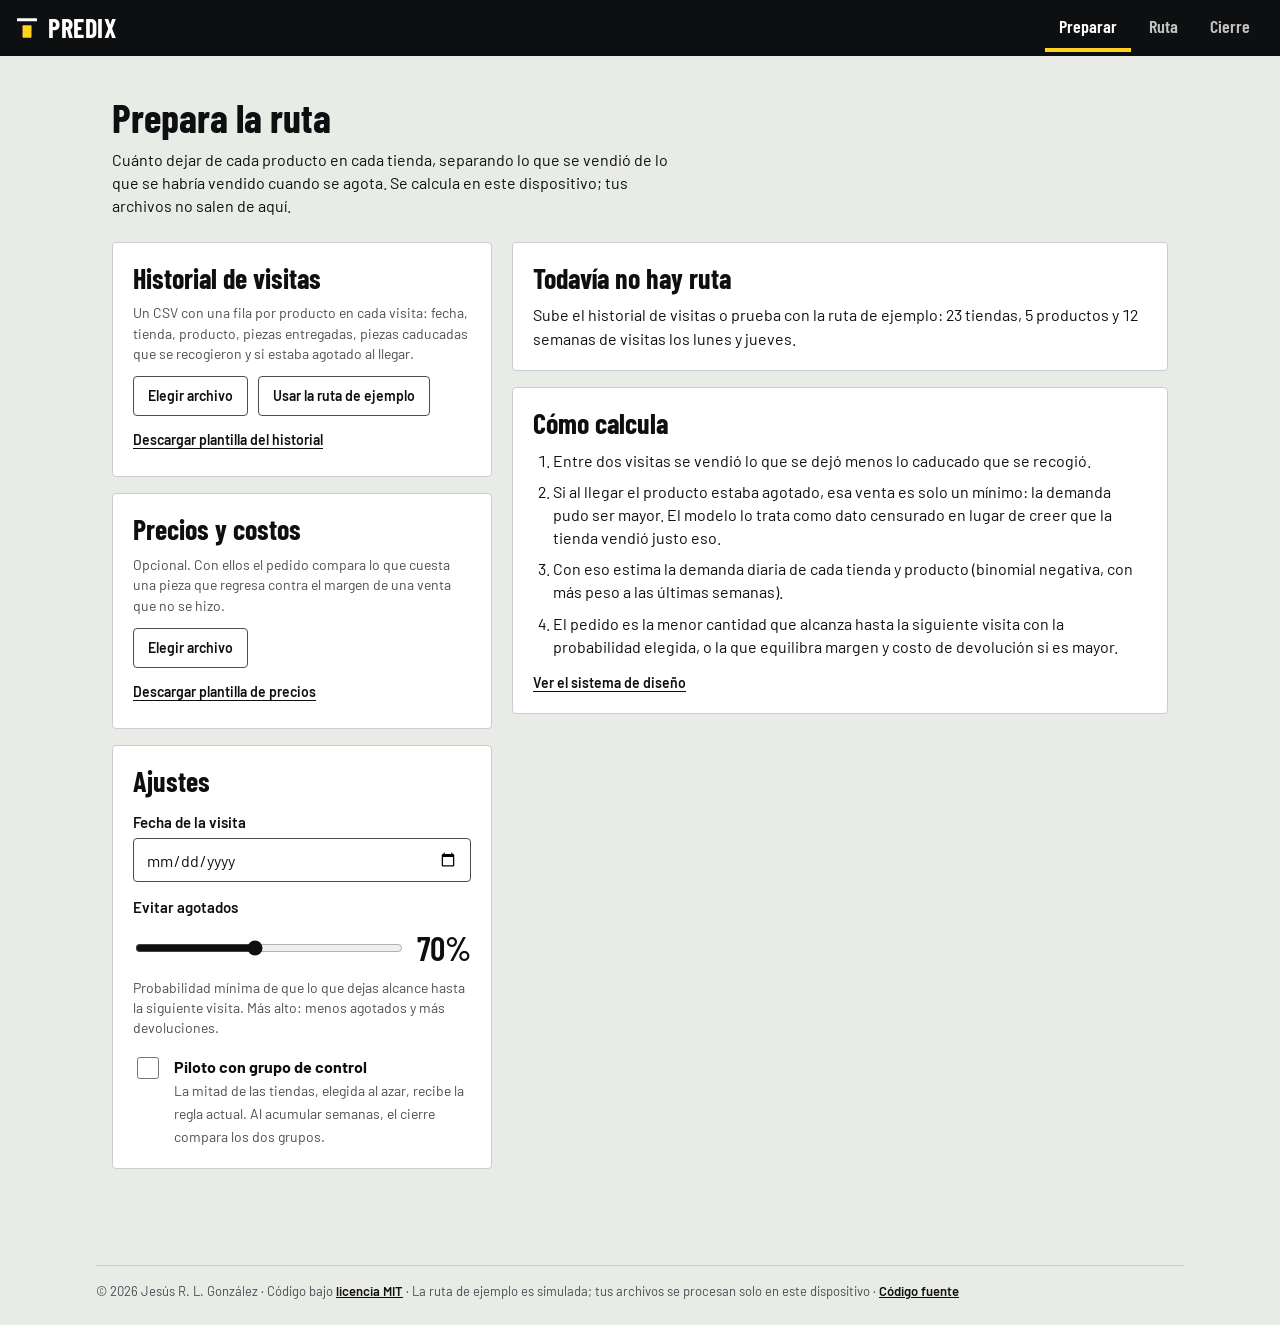
<file: site/ruta/index.html>
<!doctype html>
<html lang="es">
<head>
<meta charset="utf-8">
<meta name="viewport" content="width=device-width, initial-scale=1, viewport-fit=cover">
<title>Predix: pedido sugerido por ruta</title>
<meta name="description" content="Pedido sugerido por tienda para rutas de reparto de perecederos: separa lo que se vendió de lo que se habría vendido cuando el producto se agota.">
<meta name="theme-color" content="#0E0F11">
<link rel="manifest" href="manifest.webmanifest">
<link rel="icon" href="icon.svg" type="image/svg+xml">
<link rel="preconnect" href="https://fonts.googleapis.com">
<link rel="preconnect" href="https://fonts.gstatic.com" crossorigin>
<link href="https://fonts.googleapis.com/css2?family=Barlow+Condensed:wght@600;700&family=Barlow:wght@400;600&display=swap" rel="stylesheet">
<link rel="stylesheet" href="ruta.css">
</head>
<body>
<a class="skip" href="#main">Ir al contenido</a>
<header class="band">
  <a class="brand" href="#/preparar" aria-label="Predix, inicio"><svg class="brand-mark" viewBox="10 11 44 43" aria-hidden="true"><rect x="23" y="27" width="18" height="25" rx="2" fill="#FFD21F"/><rect x="12" y="13" width="40" height="6" rx="1" fill="#fff"/></svg>PREDIX</a>
  <span class="band-route" id="band-route"></span>
  <nav class="tabs" aria-label="Secciones">
    <a href="#/preparar" data-tab="preparar">Preparar</a>
    <a href="#/ruta" data-tab="ruta">Ruta</a>
    <a href="#/cierre" data-tab="cierre">Cierre</a>
  </nav>
</header>
<main id="main" tabindex="-1"></main>
<footer class="pie">© 2026 Jesús R. L. González · Código bajo <a href="https://github.com/jesusgonzalezmexdata-ux/predix/blob/main/LICENSE" target="_blank" rel="noopener">licencia MIT</a> · La ruta de ejemplo es simulada; tus archivos se procesan solo en este dispositivo · <a href="https://github.com/jesusgonzalezmexdata-ux/predix" target="_blank" rel="noopener">Código fuente</a></footer>
<div class="toast" id="toast" role="status" aria-live="polite"></div>
<noscript><p class="noscript">Esta herramienta necesita JavaScript para calcular el pedido en tu navegador.</p></noscript>
<script type="module" src="app.js"></script>
</body>
</html>
</file>
<file: site/ruta/ruta.css>
/* Predix · Propuesta B «Señal de campo».
   Tokens tomados del archivo de Figma «Predix · MVP 3 Pedido sugerido por ruta» (columna B). */
:root {
  /* Paleta */
  --blanco: #FFFFFF;
  --negro-senal: #0E0F11;
  --amarillo-vial: #FFD21F;
  --agotado: #D7261E;
  --a-favor: #1F7A3D;
  --gris-texto: #4A4E54;
  /* Apoyo */
  --linea: #C9CDD1;
  --fondo-escritorio: #E9EBE7;
  --aviso: #FFF4C2;
  --aviso-texto: #2B2A1F;
  --pista: #3A3D42;
  /* Tipografía */
  --condensada: "Barlow Condensed", "Arial Narrow", "Roboto Condensed", system-ui, sans-serif;
  --texto: "Barlow", system-ui, -apple-system, "Segoe UI", sans-serif;
  /* Forma y movimiento */
  --radio: 4px;
  --radio-boton: 6px;
  --salida: cubic-bezier(.2, .8, .2, 1);
  color-scheme: light;
}
* { box-sizing: border-box; }
html { -webkit-text-size-adjust: 100%; }
body { margin: 0; background: var(--blanco); color: var(--negro-senal); font: 400 16px/1.45 var(--texto); font-variant-numeric: tabular-nums; }
@media (min-width: 960px) { body { background: var(--fondo-escritorio); } }
h1, h2, h3 { font-family: var(--condensada); font-weight: 700; line-height: 1.05; margin: 0; }
h1 { font-size: 40px; }
h2 { font-size: 28px; line-height: 1.1; }
p { margin: 0; }
a { color: inherit; }
button, input, select { font: inherit; color: inherit; }
:focus-visible { outline: 2px solid var(--negro-senal); outline-offset: 2px; box-shadow: 0 0 0 5px var(--amarillo-vial); }
.skip { position: absolute; left: -999px; top: 8px; background: var(--amarillo-vial); padding: 8px 12px; z-index: 10; }
.skip:focus { left: 8px; }
.noscript { padding: 24px; }
.section-title { font: 600 15px/1.3 var(--texto); }
.muted { color: var(--gris-texto); }

/* Pie de página con el aviso de derechos */
.pie { width: calc(100% - 32px); max-width: 1088px; margin: 40px auto 0; padding: 16px 0 24px; border-top: 1px solid var(--linea); color: var(--gris-texto); font: 400 13px/1.5 var(--texto); }
.pie a { color: var(--negro-senal); font-weight: 600; }

/* Barra superior de la aplicación */
.band { position: sticky; top: 0; z-index: 5; display: flex; align-items: center; gap: 16px; min-height: 56px;
        padding: env(safe-area-inset-top) 16px 0; background: var(--negro-senal); color: var(--blanco); }
.brand { display: inline-flex; align-items: center; gap: 10px; font: 700 26px/1 var(--condensada); letter-spacing: .02em; text-decoration: none; }
.brand-mark { width: 22px; height: 22px; flex: none; }
.band-route { font: 600 14px/1.2 var(--texto); flex: 1; min-width: 0; white-space: nowrap; overflow: hidden; text-overflow: ellipsis; opacity: .85; }
.tabs { display: flex; gap: 4px; }
.tabs a { display: inline-flex; align-items: center; min-height: 48px; padding: 0 14px; font: 600 18px/1 var(--condensada);
          text-decoration: none; color: var(--blanco); opacity: .75; border-bottom: 4px solid transparent; }
.tabs a[aria-current="page"] { opacity: 1; border-bottom-color: var(--amarillo-vial); }
@media (max-width: 959px) {
  .tabs { position: fixed; left: 0; right: 0; bottom: 0; z-index: 6; background: var(--blanco); border-top: 1px solid var(--linea); padding-bottom: env(safe-area-inset-bottom); gap: 0; }
  .tabs a { flex: 1; justify-content: center; color: var(--gris-texto); opacity: 1; border-bottom: 0; border-top: 4px solid transparent; min-height: 56px; }
  .tabs a[aria-current="page"] { color: var(--negro-senal); border-top-color: var(--amarillo-vial); }
  main { padding-bottom: 8px; }
  .pie { padding-bottom: calc(80px + env(safe-area-inset-bottom)); }
  body.in-store .band, body.in-store .tabs { display: none; }
  body.in-store main { padding-bottom: 0; }
  body.in-store .pie { display: none; }
}

main { outline: none; }
.page { max-width: 1120px; margin: 0 auto; padding: 24px 16px 32px; }
@media (min-width: 960px) { .page { padding: 40px 32px 56px; } }
.lede { font-size: 16px; line-height: 1.45; max-width: 62ch; margin-top: 10px; }
.stack > * + * { margin-top: 16px; }

/* Paneles: misma superficie que la fila de producto de Figma */
.grid { display: grid; gap: 20px; margin-top: 24px; }
@media (min-width: 960px) { .grid { grid-template-columns: 380px 1fr; align-items: start; } }
.panel { background: var(--blanco); border: 1px solid var(--linea); border-radius: var(--radio); padding: 20px; }
.panel h2 { margin-bottom: 10px; }
.hint { font-size: 14px; line-height: 1.45; color: var(--gris-texto); }
.field { display: grid; gap: 6px; }
.field label { font: 600 15px/1.3 var(--texto); }
.field input[type="date"], .field select { min-height: 44px; padding: 0 12px; border: 1.5px solid var(--gris-texto); border-radius: var(--radio); background: var(--blanco); }
.range-row { display: flex; align-items: center; gap: 12px; }
.range-row input { flex: 1; accent-color: var(--negro-senal); min-height: 44px; }
.range-row output { font: 600 34px/1 var(--condensada); min-width: 3.2ch; text-align: right; }
.check { display: flex; gap: 12px; align-items: flex-start; min-height: 44px; }
.check input { width: 22px; height: 22px; margin-top: 2px; accent-color: var(--negro-senal); flex: none; }

/* Botones: primario = «Botón principal» de Figma; secundario = mismo trazo que el chip */
.btn { position: relative; display: inline-flex; align-items: center; justify-content: center; gap: 8px; min-height: 40px; padding: 10px 14px;
       border: 1.5px solid var(--gris-texto); border-radius: var(--radio); background: var(--blanco); font: 600 14px/1.2 var(--texto);
       text-decoration: none; cursor: pointer; transition: transform 100ms var(--salida), background-color 150ms var(--salida); }
.btn::after { content: ""; position: absolute; inset: -3px; }
.btn:active { transform: scale(.97); }
.btn-primary { border: 0; border-radius: var(--radio-boton); background: var(--amarillo-vial); color: var(--negro-senal); padding: 18px 20px; font: 600 18px/1.2 var(--texto); }
.btn-block { width: 100%; }
.btn-file { overflow: hidden; }
.btn-file input { position: absolute; inset: 0; opacity: 0; cursor: pointer; }
.btn-row { display: flex; flex-wrap: wrap; gap: 10px; }
.btn[disabled] { opacity: .45; cursor: not-allowed; }
.linkish { background: none; border: 0; padding: 0; text-decoration: underline; text-underline-offset: 3px; cursor: pointer; font: 600 14px/1.3 var(--texto); min-height: 32px; }

/* Avisos de datos: superficie «Aviso» de Figma */
.issues { list-style: none; margin: 0; padding: 0; display: grid; gap: 8px; }
.issues li { padding: 10px 12px; border-radius: var(--radio); background: var(--aviso); color: var(--aviso-texto); font-size: 13px; line-height: 1.4; }
.issues li.error { background: var(--agotado); color: var(--blanco); }
.issues .row-ref { font-weight: 600; }
.fatal { padding: 12px 14px; border-radius: var(--radio); background: var(--agotado); color: var(--blanco); font-weight: 600; }

/* Hoja de carga */
.load-head { display: flex; flex-wrap: wrap; align-items: baseline; gap: 4px 16px; margin-top: 4px; }
.big { font: 600 72px/1 var(--condensada); }
.big small { font: 400 20px/1 var(--texto); color: var(--gris-texto); margin-left: 8px; }
.versus { font-size: 14px; color: var(--gris-texto); }
.compare { width: 100%; border-collapse: collapse; margin-top: 16px; font-size: 15px; }
.compare th, .compare td { text-align: right; padding: 10px 8px; border-bottom: 1px solid var(--linea); }
.compare th:first-child, .compare td:first-child { text-align: left; }
.compare thead th { font: 600 13px/1.3 var(--texto); color: var(--gris-texto); }
.compare tfoot td { font-weight: 600; border-bottom: 0; }
.compare .good { color: var(--a-favor); font-weight: 600; }
.compare .bad { color: var(--agotado); font-weight: 600; }
.model-note { margin-top: 10px; font-size: 13px; color: var(--gris-texto); max-width: 70ch; }
.table-wrap { overflow-x: auto; }

/* «Barra de ruta» de Figma: negro señal, texto blanco, avance amarillo */
.route-bar { background: var(--negro-senal); color: var(--blanco); padding: calc(22px + env(safe-area-inset-top)) 16px 16px; display: grid; gap: 10px; }
.route-bar .row { display: flex; justify-content: space-between; align-items: baseline; gap: 12px; }
.route-bar .route-name { font: 600 14px/1.2 var(--texto); }
.route-bar .count { font: 600 14px/1.2 var(--condensada); }
.progress { height: 6px; background: var(--pista); border-radius: 3px; overflow: hidden; }
.progress > span { display: block; height: 100%; background: var(--amarillo-vial); border-radius: 3px; transition: width 250ms var(--salida); }

/* Lista de tiendas */
.stores { list-style: none; margin: 0; padding: 4px 16px 16px; display: grid; gap: 10px; }
.stores a { display: grid; grid-template-columns: 2.2ch 1fr auto; gap: 12px; align-items: center; padding: 14px 16px; text-decoration: none;
            background: var(--blanco); border: 1px solid var(--linea); border-radius: var(--radio); }
.stores a[aria-current="true"] { border-color: var(--negro-senal); box-shadow: inset 4px 0 0 var(--amarillo-vial); }
.stores .num { font: 600 14px/1 var(--condensada); color: var(--gris-texto); }
.stores .name { font: 700 22px/1.1 var(--condensada); }
.stores .meta { display: block; font: 400 13px/1.35 var(--texto); color: var(--gris-texto); margin-top: 2px; }
.stores .qty-cell { font: 600 34px/1 var(--condensada); text-align: right; white-space: nowrap; }
.stores .qty-cell small { font: 400 15px/1 var(--texto); color: var(--gris-texto); margin-left: 4px; }
.stores .done a { background: #F6F7F5; }
.stores .done .name, .stores .done .qty-cell { color: var(--gris-texto); }
.stores .done .num { color: var(--a-favor); }
.route-layout { display: grid; }
@media (min-width: 960px) {
  .route-layout { grid-template-columns: 380px 1fr; gap: 20px; max-width: 1120px; margin: 24px auto; padding: 0 32px; align-items: start; }
  .route-list, .store-pane { background: var(--blanco); border: 1px solid var(--linea); border-radius: var(--radio); overflow: hidden; }
  .route-list { position: sticky; top: 80px; max-height: calc(100vh - 104px); overflow: auto; }
  .store-empty { display: grid; place-items: center; color: var(--gris-texto); padding: 64px 24px; }
}
@media (max-width: 959px) { .route-layout.has-store .route-list { display: none; } .route-layout:not(.has-store) .store-pane { display: none; } }
.store-pane { min-width: 0; }

/* Pantalla «Tienda» de Figma */
.store { display: flex; flex-direction: column; min-height: 100vh; background: var(--blanco); }
@media (min-width: 960px) { .store { min-height: 0; } .store .route-bar { padding-top: 22px; } }
.store-head { padding: 18px 16px 12px; display: grid; gap: 6px; }
.store-head .back { justify-self: start; display: inline-flex; align-items: center; min-height: 32px; font: 600 14px/1 var(--texto); text-decoration: none; color: var(--gris-texto); }
@media (min-width: 960px) { .store-head .back { display: none; } }
.store-title { font: 700 28px/1.1 var(--condensada); }
.store-sub { font-size: 14px; line-height: 1.3; color: var(--gris-texto); display: flex; flex-wrap: wrap; gap: 4px 12px; align-items: center; }
.badge { display: inline-flex; align-items: center; min-height: 24px; padding: 2px 8px; border: 1.5px solid var(--gris-texto); border-radius: var(--radio); font: 600 13px/1 var(--texto); color: var(--negro-senal); }
.badge.control { border-style: dashed; }
.note { padding: 10px 12px; border-radius: var(--radio); background: var(--aviso); color: var(--aviso-texto); font-size: 13px; line-height: 1.4; }
.items { list-style: none; margin: 0; padding: 4px 16px 16px; display: grid; gap: 10px; }
.more { font-size: 13px; color: var(--gris-texto); }

/* «Fila de producto · B» */
.item { background: var(--blanco); border: 1px solid var(--linea); border-radius: var(--radio); padding: 16px; display: grid; gap: 10px; }
.item-row { display: grid; grid-template-columns: 1fr auto; gap: 12px; align-items: center; }
.item-name { font: 600 18px/1.25 var(--texto); }
.item-detail { font: 400 13px/1.35 var(--texto); color: var(--gris-texto); margin-top: 4px; }
.item-detail .alerta { color: var(--agotado); font-weight: 600; }
.qty { display: flex; align-items: baseline; gap: 4px; justify-content: flex-end; }
.qty-num { font: 600 34px/1 var(--condensada); display: inline-block; min-width: 1.2ch; text-align: right; }
.qty-unit { font: 400 15px/1 var(--texto); color: var(--gris-texto); }
.qty-was { font-size: 12px; color: var(--gris-texto); text-align: right; min-height: 0; }
.qty-was:empty { display: none; }
.item-actions { display: flex; align-items: center; justify-content: space-between; gap: 10px; }

/* «Chip agotado · B»: Normal = trazo gris 1.5; Agotado = relleno rojo */
.chip { position: relative; display: inline-flex; align-items: center; gap: 8px; padding: 10px 14px; border: 1.5px solid var(--gris-texto); border-radius: var(--radio);
        background: transparent; color: var(--negro-senal); font: 600 14px/1.2 var(--texto); cursor: pointer;
        transition: background-color 150ms var(--salida), border-color 150ms var(--salida), color 150ms var(--salida), transform 100ms var(--salida); }
.chip::before { content: ""; width: 10px; height: 10px; border-radius: 50%; box-shadow: inset 0 0 0 1.5px var(--gris-texto); transition: background-color 150ms var(--salida), box-shadow 150ms var(--salida); }
.chip::after { content: ""; position: absolute; inset: -3px; }
.chip:active { transform: scale(.96); }
.chip[aria-pressed="true"] { background: var(--agotado); border-color: var(--agotado); color: var(--blanco); }
.chip[aria-pressed="true"]::before { background: var(--blanco); box-shadow: none; }

/* Ajustes de la fila (fuera del componente base, plegados por defecto) */
.adjust-toggle { position: relative; background: none; border: 0; padding: 10px 4px; font: 600 14px/1.2 var(--texto); color: var(--gris-texto);
                 text-decoration: underline; text-underline-offset: 3px; cursor: pointer; }
.adjust-toggle::after { content: ""; position: absolute; inset: -2px; }
.adjust-panel { display: none; }
.item.open .adjust-panel { display: block; animation: reveal 200ms var(--salida); }
@keyframes reveal { from { opacity: 0; transform: translateY(-4px); } to { opacity: 1; transform: none; } }
.adjust-inner { display: flex; flex-wrap: wrap; gap: 12px 20px; padding-top: 10px; border-top: 1px solid var(--linea); }
.stepper-field { display: grid; gap: 6px; }
.stepper-label { font: 400 13px/1.3 var(--texto); color: var(--gris-texto); }
.stepper { display: inline-flex; align-items: center; border: 1.5px solid var(--gris-texto); border-radius: var(--radio); }
.stepper button { width: 44px; height: 40px; border: 0; background: transparent; font: 600 22px/1 var(--condensada); cursor: pointer; }
.stepper button:active { background: var(--amarillo-vial); }
.stepper output { min-width: 3ch; text-align: center; font: 600 22px/1 var(--condensada); }

/* «Acción» de Figma */
.store-foot { position: sticky; bottom: 0; margin-top: auto; background: var(--blanco); border-top: 1px solid var(--linea); padding: 14px 16px calc(28px + env(safe-area-inset-bottom)); display: grid; gap: 12px; }
.store-foot .row { display: flex; justify-content: space-between; align-items: baseline; font-size: 14px; color: var(--gris-texto); }
.store-foot .total { font: 600 22px/1.2 var(--condensada); color: var(--negro-senal); }
.btn-primary.is-done { background: var(--a-favor); color: var(--blanco); }

/* Cierre */
.kpis { display: grid; grid-template-columns: repeat(2, 1fr); gap: 10px; }
@media (min-width: 700px) { .kpis { grid-template-columns: repeat(4, 1fr); } }
.kpi { background: var(--blanco); border: 1px solid var(--linea); border-radius: var(--radio); padding: 14px 16px; }
.kpi b { display: block; font: 600 34px/1 var(--condensada); }
.kpi span { font-size: 13px; color: var(--gris-texto); }
.method ol { padding-left: 20px; margin: 0; }
.method li + li { margin-top: 8px; }

/* Sistema de diseño (página de referencia) */
.swatches { display: grid; grid-template-columns: repeat(auto-fill, minmax(132px, 1fr)); gap: 16px 12px; margin-top: 12px; }
.swatch { display: grid; gap: 6px; }
.swatch i { display: block; height: 56px; border-radius: var(--radio); border: 1px solid var(--linea); }
.swatch b { font: 600 13px/1.2 var(--texto); }
.swatch code { font: 600 12px/1 var(--condensada); color: var(--gris-texto); }
.specimen { display: grid; gap: 10px; margin-top: 12px; }
.specimen .store-name { font: 700 30px/1.1 var(--condensada); }
.specimen .num-row { display: flex; align-items: baseline; gap: 8px; }
.specimen .num-row b { font: 600 72px/1 var(--condensada); }
.specimen .num-row span { font: 400 20px/1 var(--texto); color: var(--gris-texto); }
.ds-components { display: grid; gap: 16px; margin-top: 12px; max-width: 358px; }

/* Movimiento: solo en respuesta a una acción */
.enter { animation: enter 200ms var(--salida); }
@keyframes enter { from { opacity: 0; transform: translateX(16px); } to { opacity: 1; transform: none; } }
.enter-back { animation: enter-back 200ms var(--salida); }
@keyframes enter-back { from { opacity: 0; transform: translateX(-16px); } to { opacity: 1; transform: none; } }
.bump { animation: bump 250ms var(--salida); }
@keyframes bump { 40% { transform: scale(1.08); } }
.toast { position: fixed; left: 50%; bottom: 96px; transform: translate(-50%, 12px); opacity: 0; pointer-events: none; z-index: 9; background: var(--negro-senal);
         color: var(--blanco); padding: 12px 16px; border-radius: var(--radio-boton); font: 600 14px/1.3 var(--texto); max-width: calc(100% - 32px);
         transition: opacity 150ms var(--salida), transform 200ms var(--salida); }
.toast.show { opacity: 1; transform: translate(-50%, 0); }
.toast { display: flex; align-items: center; gap: 14px; }
.toast.has-action.show { pointer-events: auto; }
.toast-action { position: relative; background: none; border: 0; padding: 6px 2px; color: var(--amarillo-vial); font: 600 14px/1 var(--texto); text-decoration: underline; text-underline-offset: 3px; cursor: pointer; }
.toast-action::after { content: ""; position: absolute; inset: -8px; }
body.in-store .toast { bottom: 150px; }

/* Filtros de la lista de tiendas: mismo trazo que el chip */
.filters { display: flex; gap: 8px; padding: 12px 16px 6px; overflow-x: auto; }
.filter { position: relative; flex: none; padding: 8px 12px; border: 1.5px solid var(--gris-texto); border-radius: var(--radio); background: var(--blanco);
          font: 600 14px/1.2 var(--texto); cursor: pointer; transition: background-color 150ms var(--salida), color 150ms var(--salida); }
.filter::after { content: ""; position: absolute; inset: -4px; }
.filter[aria-pressed="true"] { background: var(--negro-senal); border-color: var(--negro-senal); color: var(--blanco); }
.empty-list { padding: 24px 4px; color: var(--gris-texto); }

/* Hoja de carga desplegable por producto */
.row-toggle { background: none; border: 0; padding: 0; font: inherit; color: inherit; cursor: pointer; display: inline-flex; align-items: center; gap: 8px; min-height: 32px; text-align: left; }
.row-toggle::before { content: ""; width: 8px; height: 8px; border-right: 2px solid currentColor; border-bottom: 2px solid currentColor; transform: rotate(-45deg); transition: transform 150ms var(--salida); }
.row-toggle[aria-expanded="true"]::before { transform: rotate(45deg); }
.sheet-row.open td { border-bottom-color: transparent; font-weight: 600; }
.sheet-sub td { font-size: 14px; color: var(--gris-texto); background: #F6F7F5; padding-top: 6px; padding-bottom: 6px; }
.sheet-sub td:first-child { padding-left: 24px; color: var(--negro-senal); }
.dot-alert { display: inline-block; width: 8px; height: 8px; border-radius: 50%; background: var(--agotado); vertical-align: middle; }
@media (prefers-reduced-motion: reduce) { *, *::before, *::after { animation: none !important; transition: none !important; } }

/* Hoja de carga impresa */
@media print {
  .band, .tabs, .no-print, .toast { display: none !important; }
  body { background: var(--blanco); }
  .panel { border: 0; padding: 0; }
  .grid { display: block; }
}
</file>
